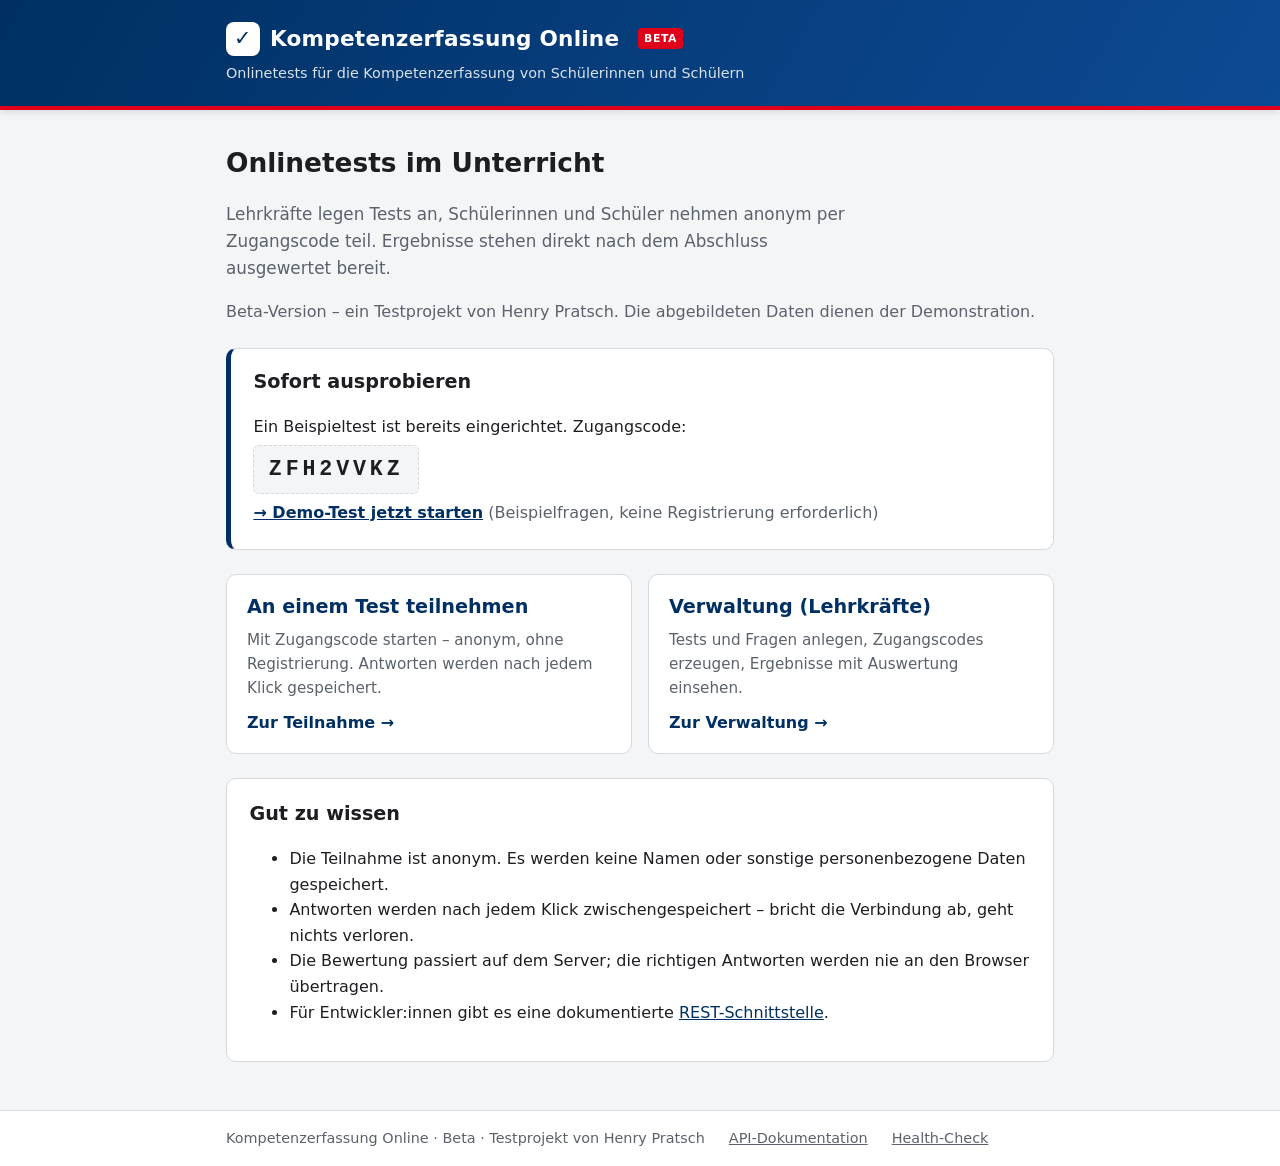
<file: public/index.html>
<!DOCTYPE html>
<html lang="de">
<head>
  <meta charset="UTF-8">
  <meta name="viewport" content="width=device-width, initial-scale=1.0">
  <title>Kompetenzerfassung Online</title>
  <link rel="stylesheet" href="styles.css">
</head>
<body>
  <header class="site-header">
    <div class="inner">
      <p class="site-title"><a href="index.html">Kompetenzerfassung Online</a><span class="badge">BETA</span></p>
      <p class="site-tagline">Onlinetests für die Kompetenzerfassung von Schülerinnen und Schülern</p>
    </div>
  </header>

  <main class="container">
    <h1>Onlinetests im Unterricht</h1>
    <p class="lead">
      Lehrkräfte legen Tests an, Schülerinnen und Schüler nehmen anonym per
      Zugangscode teil. Ergebnisse stehen direkt nach dem Abschluss ausgewertet
      bereit.
    </p>
    <p class="muted">
      Beta-Version – ein Testprojekt von Henry Pratsch.
      Die abgebildeten Daten dienen der Demonstration.
    </p>

    <div class="demo-box">
      <h2 class="mt-0">Sofort ausprobieren</h2>
      <p>Ein Beispieltest ist bereits eingerichtet. Zugangscode:</p>
      <p><span class="code-display">ZFH2VVKZ</span></p>
      <p>
        <a href="test.html?code=ZFH2VVKZ"><strong>→ Demo-Test jetzt starten</strong></a>
        <span class="muted">(Beispielfragen, keine Registrierung erforderlich)</span>
      </p>
    </div>

    <nav class="card-grid" aria-label="Hauptnavigation">
      <a class="card" href="test.html">
        <h2>An einem Test teilnehmen</h2>
        <p>Mit Zugangscode starten – anonym, ohne Registrierung.
           Antworten werden nach jedem Klick gespeichert.</p>
        <span class="cta">Zur Teilnahme →</span>
      </a>
      <a class="card" href="admin.html">
        <h2>Verwaltung (Lehrkräfte)</h2>
        <p>Tests und Fragen anlegen, Zugangscodes erzeugen,
           Ergebnisse mit Auswertung einsehen.</p>
        <span class="cta">Zur Verwaltung →</span>
      </a>
    </nav>

    <section class="panel" aria-labelledby="about-heading">
      <h2 id="about-heading">Gut zu wissen</h2>
      <ul>
        <li>Die Teilnahme ist anonym. Es werden keine Namen oder sonstige
            personenbezogene Daten gespeichert.</li>
        <li>Antworten werden nach jedem Klick zwischengespeichert – bricht die
            Verbindung ab, geht nichts verloren.</li>
        <li>Die Bewertung passiert auf dem Server; die richtigen Antworten
            werden nie an den Browser übertragen.</li>
        <li>Für Entwickler:innen gibt es eine dokumentierte
            <a href="/docs">REST-Schnittstelle</a>.</li>
      </ul>
    </section>
  </main>

  <footer class="site-footer">
    <div class="inner">
      <span>Kompetenzerfassung Online · Beta · Testprojekt von Henry Pratsch</span>
      <a href="/docs">API-Dokumentation</a>
      <a href="/api/health">Health-Check</a>
    </div>
  </footer>
</body>
</html>
</file>
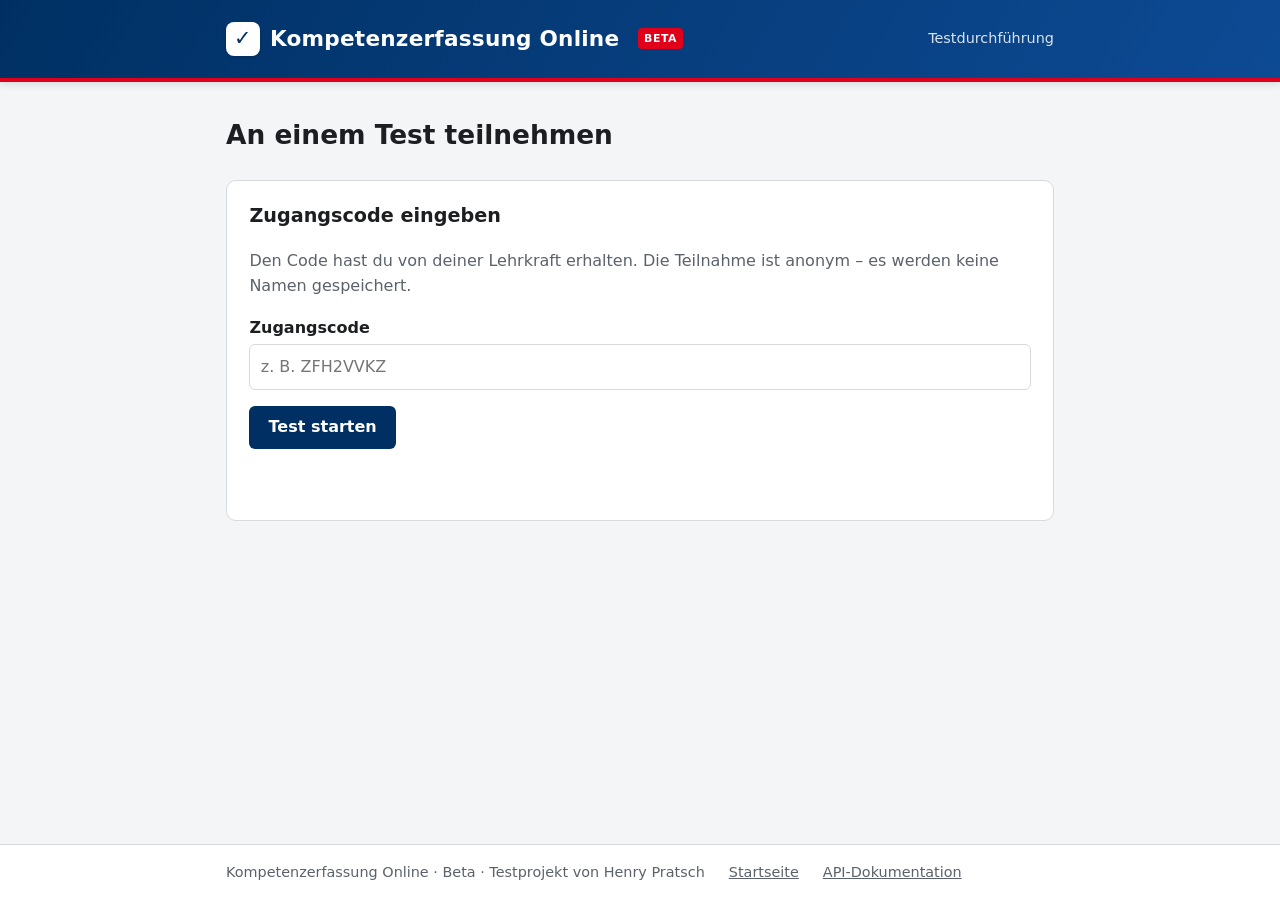
<file: public/test.html>
<!DOCTYPE html>
<html lang="de">
<head>
  <meta charset="UTF-8">
  <meta name="viewport" content="width=device-width, initial-scale=1.0">
  <title>Test durchführen – Kompetenzerfassung Online</title>
  <link rel="stylesheet" href="styles.css">
</head>
<body>
  <header class="site-header">
    <div class="inner">
      <p class="site-title"><a href="index.html">Kompetenzerfassung Online</a><span class="badge">BETA</span></p>
      <p class="site-tagline">Testdurchführung</p>
    </div>
  </header>

  <main class="container">
    <h1>An einem Test teilnehmen</h1>

    <!-- Schritt 1: Zugangscode eingeben -->
    <section class="panel" id="start-panel" aria-labelledby="start-heading">
      <h2 id="start-heading">Zugangscode eingeben</h2>
      <p class="muted mt-0">Den Code hast du von deiner Lehrkraft erhalten.
         Die Teilnahme ist anonym – es werden keine Namen gespeichert.</p>
      <form id="start-form">
        <label for="access-code">Zugangscode</label>
        <input type="text" id="access-code" name="access-code" required
               autocomplete="off" autocapitalize="characters" spellcheck="false"
               placeholder="z. B. ZFH2VVKZ">
        <button type="submit">Test starten</button>
        <p class="status" id="start-status" role="alert" aria-live="polite"></p>
      </form>
    </section>

    <!-- Schritt 2: Fragen beantworten -->
    <section class="panel hidden" id="quiz-panel" aria-labelledby="quiz-heading">
      <h2 id="quiz-heading"></h2>
      <p class="muted" id="progress-text" aria-live="polite"></p>
      <div class="progress" role="progressbar" aria-labelledby="progress-text">
        <div id="progress-bar"></div>
      </div>
      <form id="question-form">
        <fieldset id="question-fieldset">
          <legend id="question-text"></legend>
          <div id="options"></div>
        </fieldset>
        <div class="nav-buttons">
          <button type="button" class="secondary" id="prev-btn">← Zurück</button>
          <button type="button" id="next-btn">Weiter →</button>
          <button type="button" id="submit-btn" class="hidden">Test abschließen</button>
        </div>
        <p class="status" id="save-status" aria-live="polite"></p>
      </form>
    </section>

    <!-- Schritt 3: Abschluss-Bestätigung -->
    <section class="panel hidden" id="done-panel" aria-labelledby="done-heading">
      <h2 id="done-heading" tabindex="-1">Test abgeschlossen ✓</h2>
      <p id="done-text"></p>
      <p class="muted">Du kannst dieses Fenster jetzt schließen.</p>
    </section>
  </main>

  <footer class="site-footer">
    <div class="inner">
      <span>Kompetenzerfassung Online · Beta · Testprojekt von Henry Pratsch</span>
      <a href="index.html">Startseite</a>
      <a href="/docs">API-Dokumentation</a>
    </div>
  </footer>

  <script src="app.js"></script>
  <script src="test.js"></script>
</body>
</html>
</file>
<file: public/styles.css>
/* Kompetenzerfassung Online – zentrales Stylesheet */

:root {
  --primary: #003063;
  --primary-light: #0d4a94;
  --accent: #e10019;
  --chart: #2a6fc4;         /* Balkendiagramm */
  --bg: #f4f5f7;
  --surface: #ffffff;
  --text: #1c1e21;
  --muted: #5b626b;
  --border: #d6dade;
  --ok: #1e6b38;
  --error: #b3261e;
  --focus: #2a6fc4;
}

* { box-sizing: border-box; }

html { scroll-behavior: smooth; }

body {
  margin: 0;
  font-family: system-ui, -apple-system, "Segoe UI", Roboto, sans-serif;
  background: var(--bg);
  color: var(--text);
  line-height: 1.6;
  display: flex;
  flex-direction: column;
  min-height: 100vh;
}

/* Kopf- und Fußzeile */

.site-header {
  background: linear-gradient(120deg, var(--primary) 0%, var(--primary-light) 100%);
  border-bottom: 4px solid var(--accent);
  color: #fff;
  box-shadow: 0 2px 8px rgba(0, 0, 0, 0.12);
}

.site-header .inner {
  max-width: 860px;
  margin: 0 auto;
  padding: 1.35rem 1rem;
  display: flex;
  align-items: center;
  justify-content: space-between;
  flex-wrap: wrap;
  gap: 0.35rem 1rem;
}

.site-title {
  font-size: 1.35rem;
  font-weight: 700;
  margin: 0;
  letter-spacing: 0.01em;
  display: flex;
  align-items: center;
  gap: 0.65rem;
}

.site-title a { color: #fff; text-decoration: none; display: inline-flex; align-items: center; gap: 0.65rem; }
.site-title a:hover { color: #fff; }

/* Logo-Mark: Häkchen in abgerundetem Quadrat */
.site-title a::before {
  content: "✓";
  flex: none;
  width: 2.1rem;
  height: 2.1rem;
  display: inline-flex;
  align-items: center;
  justify-content: center;
  background: #fff;
  color: var(--primary);
  font-size: 1.3rem;
  font-weight: 800;
  border-radius: 8px;
  box-shadow: 0 1px 3px rgba(0, 0, 0, 0.2);
}

.site-title .badge { margin-left: 0.5rem; }

.site-tagline { margin: 0; color: rgba(255, 255, 255, 0.85); font-size: 0.9rem; }

.site-footer {
  margin-top: auto;
  border-top: 1px solid var(--border);
  background: var(--surface);
}

.site-footer .inner {
  max-width: 860px;
  margin: 0 auto;
  padding: 1rem;
  display: flex;
  flex-wrap: wrap;
  gap: 0.5rem 1.5rem;
  font-size: 0.9rem;
  color: var(--muted);
}

.site-footer a { color: var(--muted); }

/* Layout */

.container {
  width: 100%;
  max-width: 860px;
  margin: 0 auto;
  padding: 1.5rem 1rem 3rem;
}

h1 { font-size: 1.65rem; margin: 0.5rem 0 0.25rem; }
h2 { font-size: 1.2rem; margin-top: 0; }
h3 { font-size: 1.05rem; }

.lead { font-size: 1.05rem; color: var(--muted); max-width: 60ch; }

.badge {
  font-size: 0.68rem;
  font-weight: 700;
  vertical-align: middle;
  background: var(--accent);
  color: #fff;
  border-radius: 4px;
  padding: 0.12rem 0.4rem;
  letter-spacing: 0.05em;
}

a { color: var(--primary); }
a:hover { color: var(--primary-light); }

/* Karten & Panels */

.card-grid {
  display: grid;
  gap: 1rem;
  grid-template-columns: repeat(auto-fit, minmax(250px, 1fr));
  margin: 1.5rem 0;
}

.card {
  display: block;
  background: var(--surface);
  border: 1px solid var(--border);
  border-radius: 10px;
  padding: 1.1rem 1.25rem;
  text-decoration: none;
  color: inherit;
  transition: border-color 0.15s ease, box-shadow 0.15s ease;
}

a.card:hover, a.card:focus-visible {
  border-color: var(--primary);
  box-shadow: 0 2px 10px rgba(0, 0, 0, 0.07);
}

.card h2, .card h3 { margin: 0 0 0.3rem; color: var(--primary); }
.card p { margin: 0; color: var(--muted); font-size: 0.95rem; }
.card .cta { display: inline-block; margin-top: 0.6rem; font-weight: 600; color: var(--primary); }

section.panel {
  background: var(--surface);
  border: 1px solid var(--border);
  border-radius: 10px;
  padding: 1.25rem 1.4rem;
  margin-top: 1.5rem;
}

/* Demo-Hinweis auf der Startseite */
.demo-box {
  background: var(--surface);
  border: 1px solid var(--border);
  border-left: 5px solid var(--primary);
  border-radius: 10px;
  padding: 1.1rem 1.4rem;
  margin: 1.5rem 0;
}

.demo-box p { margin: 0.35rem 0; }

.feature-list {
  list-style: none;
  padding: 0;
  margin: 1rem 0 0;
  display: grid;
  gap: 0.55rem;
  grid-template-columns: repeat(auto-fit, minmax(320px, 1fr));
}

.feature-list li {
  padding-left: 1.6rem;
  position: relative;
  font-size: 0.95rem;
}

.feature-list li::before {
  content: "✔";
  position: absolute;
  left: 0;
  color: var(--ok);
  font-weight: 700;
}

/* Formulare */

label { display: block; font-weight: 600; margin: 0.85rem 0 0.25rem; }

input[type="text"], textarea, select {
  width: 100%;
  padding: 0.55rem 0.65rem;
  font: inherit;
  border: 1px solid var(--border);
  border-radius: 6px;
  background: var(--surface);
}

input:focus-visible, textarea:focus-visible, select:focus-visible,
button:focus-visible, a:focus-visible {
  outline: 3px solid var(--focus);
  outline-offset: 1px;
}

button {
  font: inherit;
  font-weight: 600;
  color: #fff;
  background: var(--primary);
  border: none;
  border-radius: 6px;
  padding: 0.55rem 1.2rem;
  margin-top: 1rem;
  cursor: pointer;
}

button:hover { background: var(--primary-light); }
button:disabled { background: var(--muted); cursor: not-allowed; }

button.secondary {
  background: var(--surface);
  color: var(--primary);
  border: 1px solid var(--primary);
}

button.secondary:hover { background: #eef3f8; }

button.small {
  padding: 0.25rem 0.7rem;
  margin: 0;
  font-size: 0.85rem;
}

.status { margin-top: 0.75rem; min-height: 1.5rem; font-size: 0.95rem; }
.status.ok { color: var(--ok); }
.status.error { color: var(--error); }

/* Testdurchführung */

.progress {
  background: var(--border);
  border-radius: 999px;
  height: 0.55rem;
  overflow: hidden;
  margin: 0.5rem 0 1.25rem;
}

.progress > div {
  background: var(--primary);
  height: 100%;
  width: 0;
  transition: width 0.25s ease;
}

fieldset {
  border: 1px solid var(--border);
  border-radius: 10px;
  padding: 1rem 1.1rem;
  margin: 0;
}

legend { font-weight: 600; padding: 0 0.4rem; }

.option {
  display: flex;
  align-items: baseline;
  gap: 0.6rem;
  padding: 0.45rem 0.3rem;
  border-radius: 6px;
}

.option:hover { background: var(--bg); }
.option label { font-weight: normal; margin: 0; flex: 1; cursor: pointer; }
.option input[type="radio"] { accent-color: var(--primary); }

.nav-buttons { display: flex; gap: 0.75rem; flex-wrap: wrap; }

/* Tabellen */

.table-wrap { overflow-x: auto; }

table { width: 100%; border-collapse: collapse; margin-top: 1rem; }
th, td { text-align: left; padding: 0.5rem 0.6rem; border-bottom: 1px solid var(--border); }
th { background: var(--bg); font-size: 0.9rem; }
caption { caption-side: top; text-align: left; padding-bottom: 0.35rem; }

.code-display {
  font-family: ui-monospace, "Cascadia Mono", monospace;
  font-size: 1.35rem;
  font-weight: 600;
  letter-spacing: 0.18em;
  background: var(--bg);
  border: 1px dashed var(--border);
  border-radius: 6px;
  padding: 0.4rem 0.9rem;
  display: inline-block;
}

code.inline-code {
  font-family: ui-monospace, monospace;
  background: var(--bg);
  border-radius: 4px;
  padding: 0.05rem 0.35rem;
}

/* Diagramm: Punkteverteilung */

.chart {
  display: flex;
  align-items: flex-end;
  gap: 10px;
  height: 180px;
  padding: 0.5rem 0.25rem 0;
  margin-top: 1rem;
}

.chart .col {
  flex: 1;
  max-width: 56px;
  display: flex;
  flex-direction: column;
  justify-content: flex-end;
  align-items: center;
  height: 100%;
  position: relative;
}

.chart .col .value {
  font-size: 0.8rem;
  color: var(--muted);
  margin-bottom: 3px;
}

.chart .col .bar {
  width: 100%;
  background: var(--chart);
  border-radius: 4px 4px 0 0;
  min-height: 2px;
  transition: background 0.15s ease;
}

.chart .col:hover .bar { background: var(--primary); }
.chart .col .bar.zero { background: var(--border); }

.chart-x-labels {
  display: flex;
  gap: 10px;
  border-top: 1px solid var(--border);
  margin-top: 4px;
  padding-top: 4px;
}

.chart-x-labels span {
  flex: 1;
  max-width: 56px;
  text-align: center;
  font-size: 0.8rem;
  color: var(--muted);
}

.chart-axis-title {
  text-align: center;
  font-size: 0.8rem;
  color: var(--muted);
  margin-top: 0.25rem;
}

/* Hilfsklassen */

.hidden { display: none; }
.muted { color: var(--muted); }
.mt-0 { margin-top: 0; }
</file>
